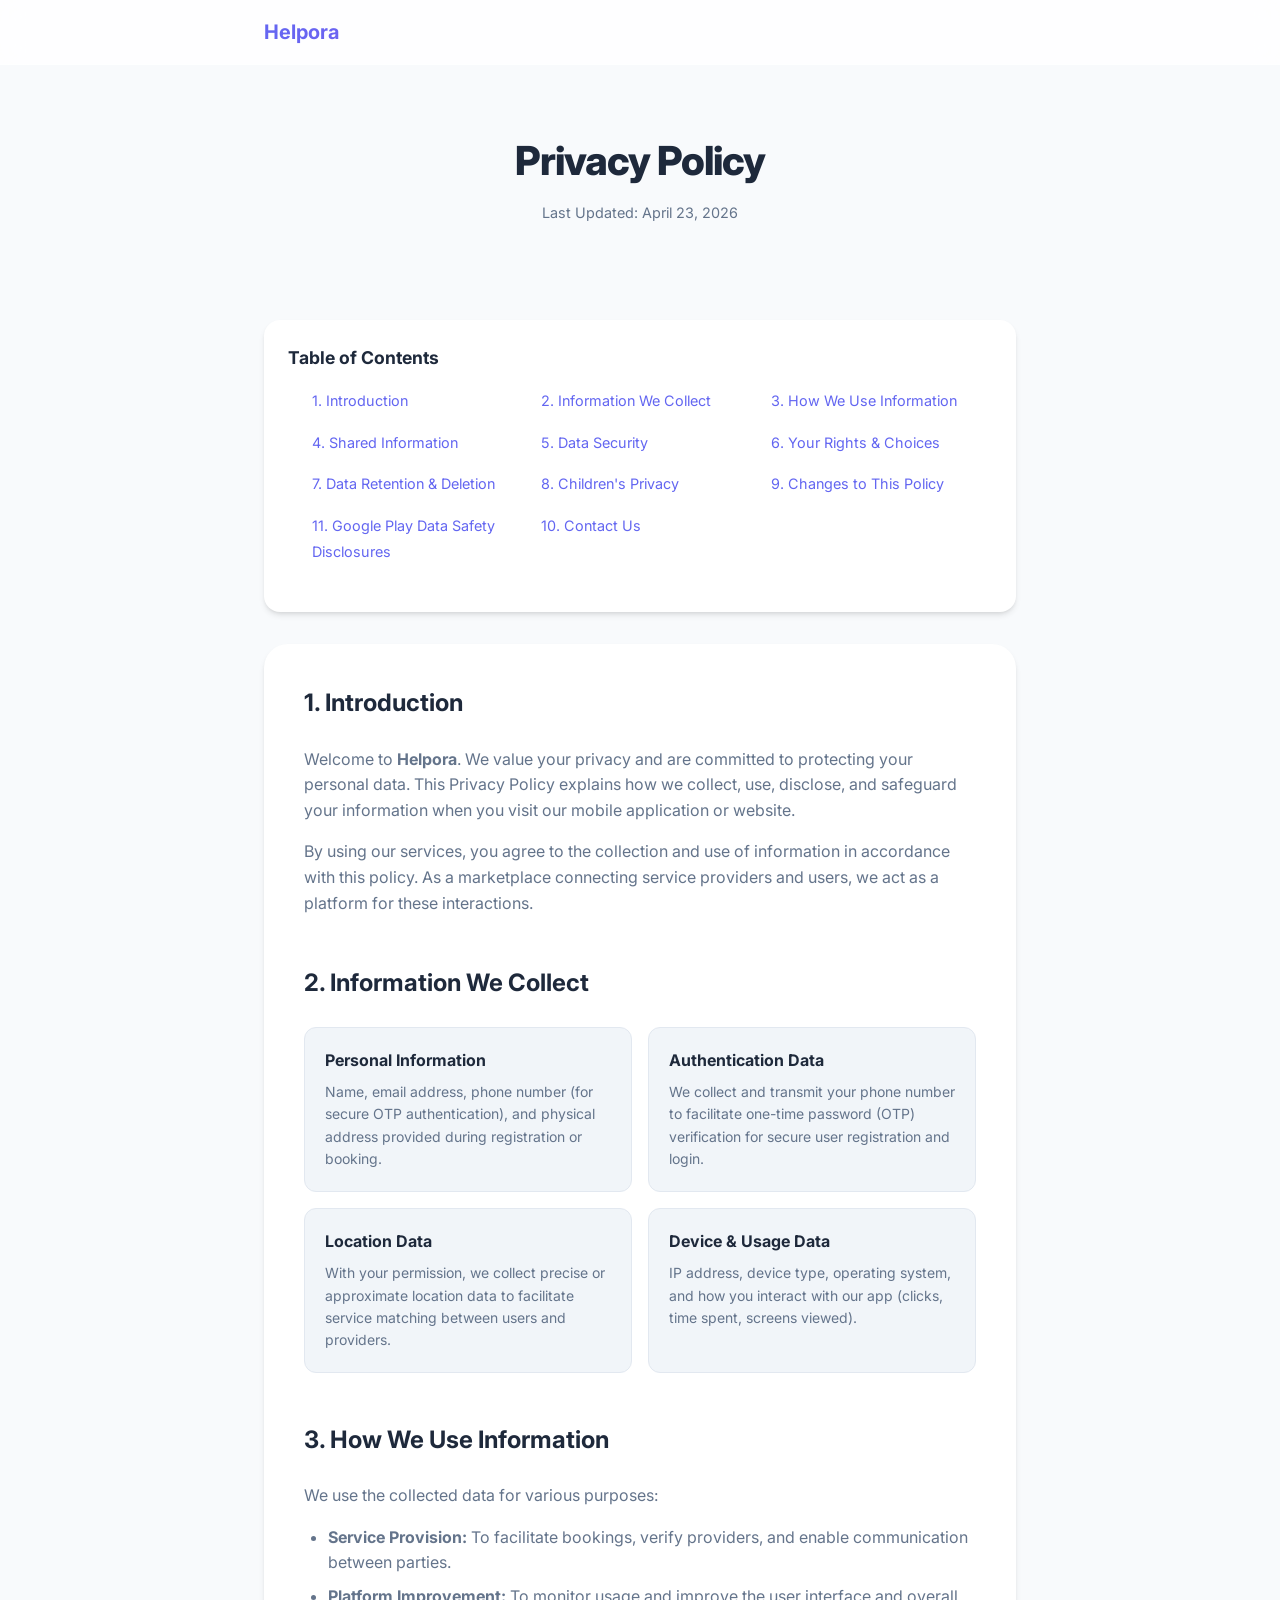
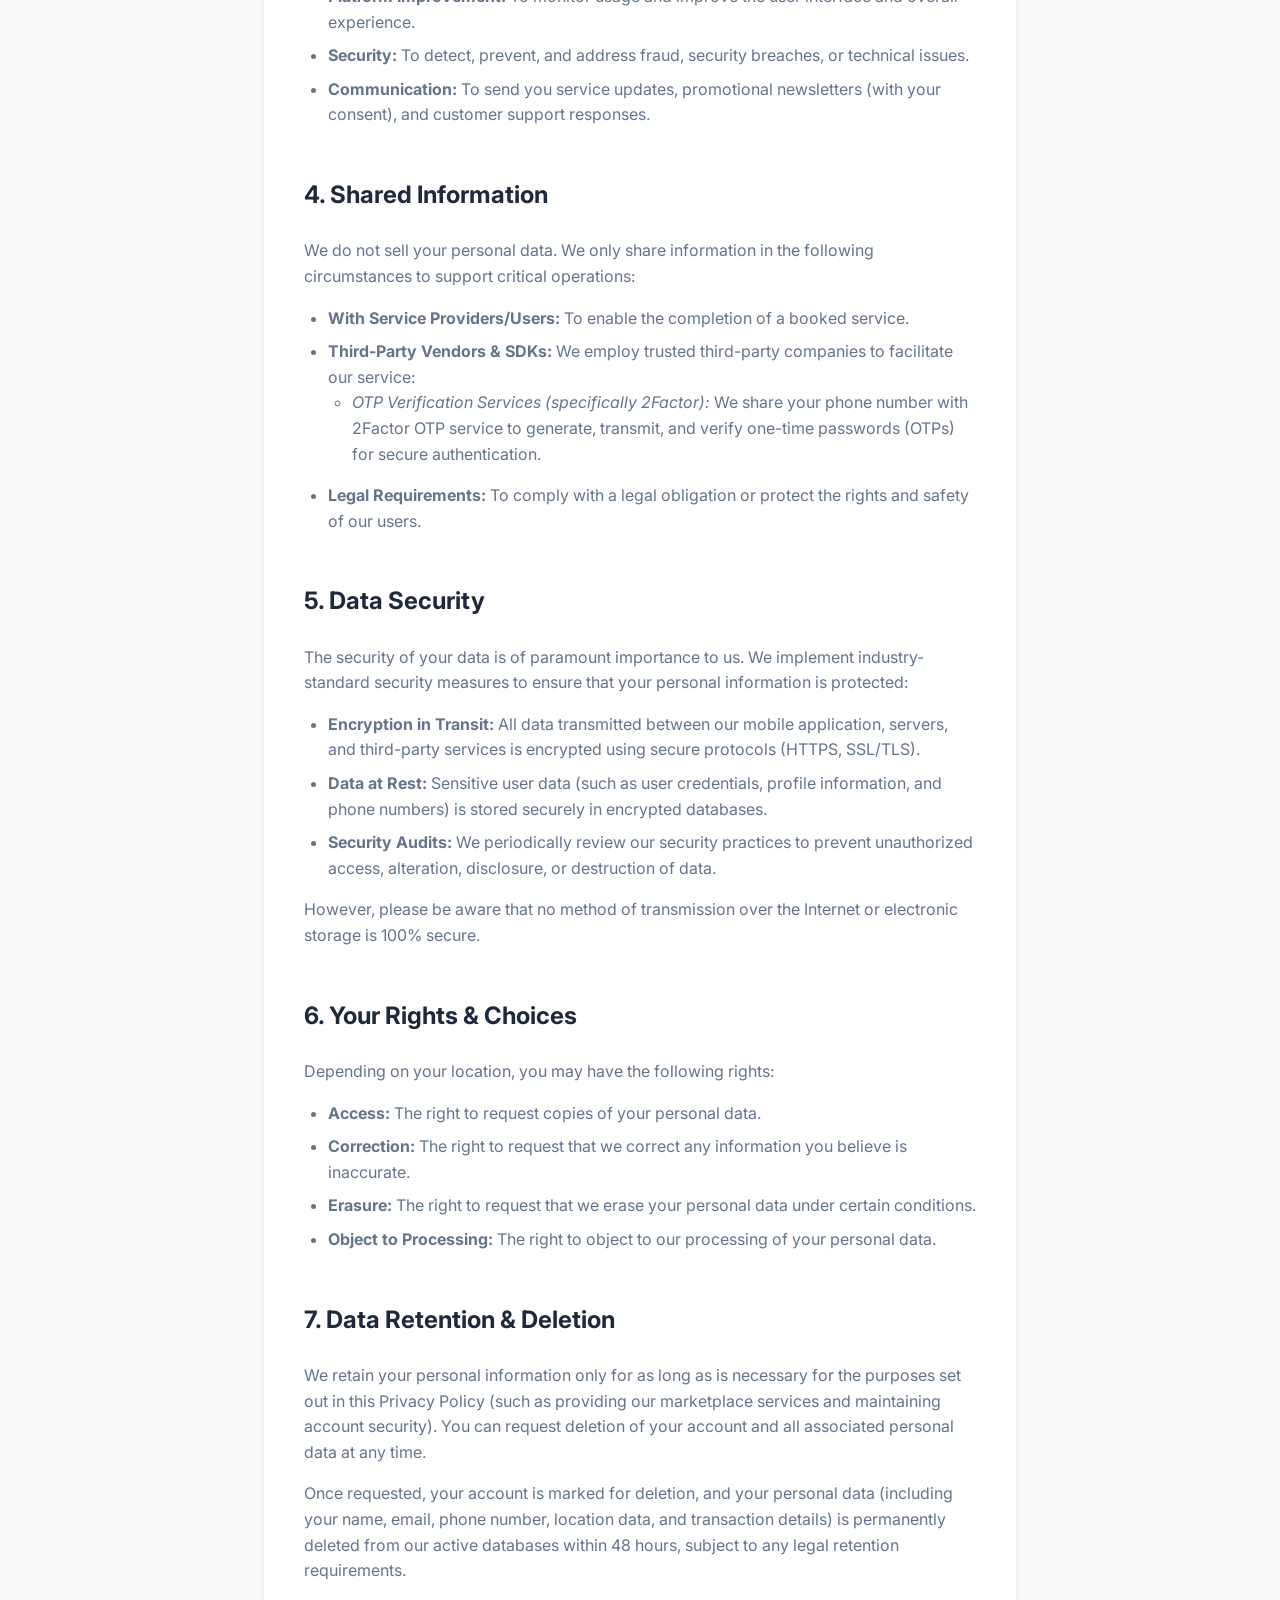
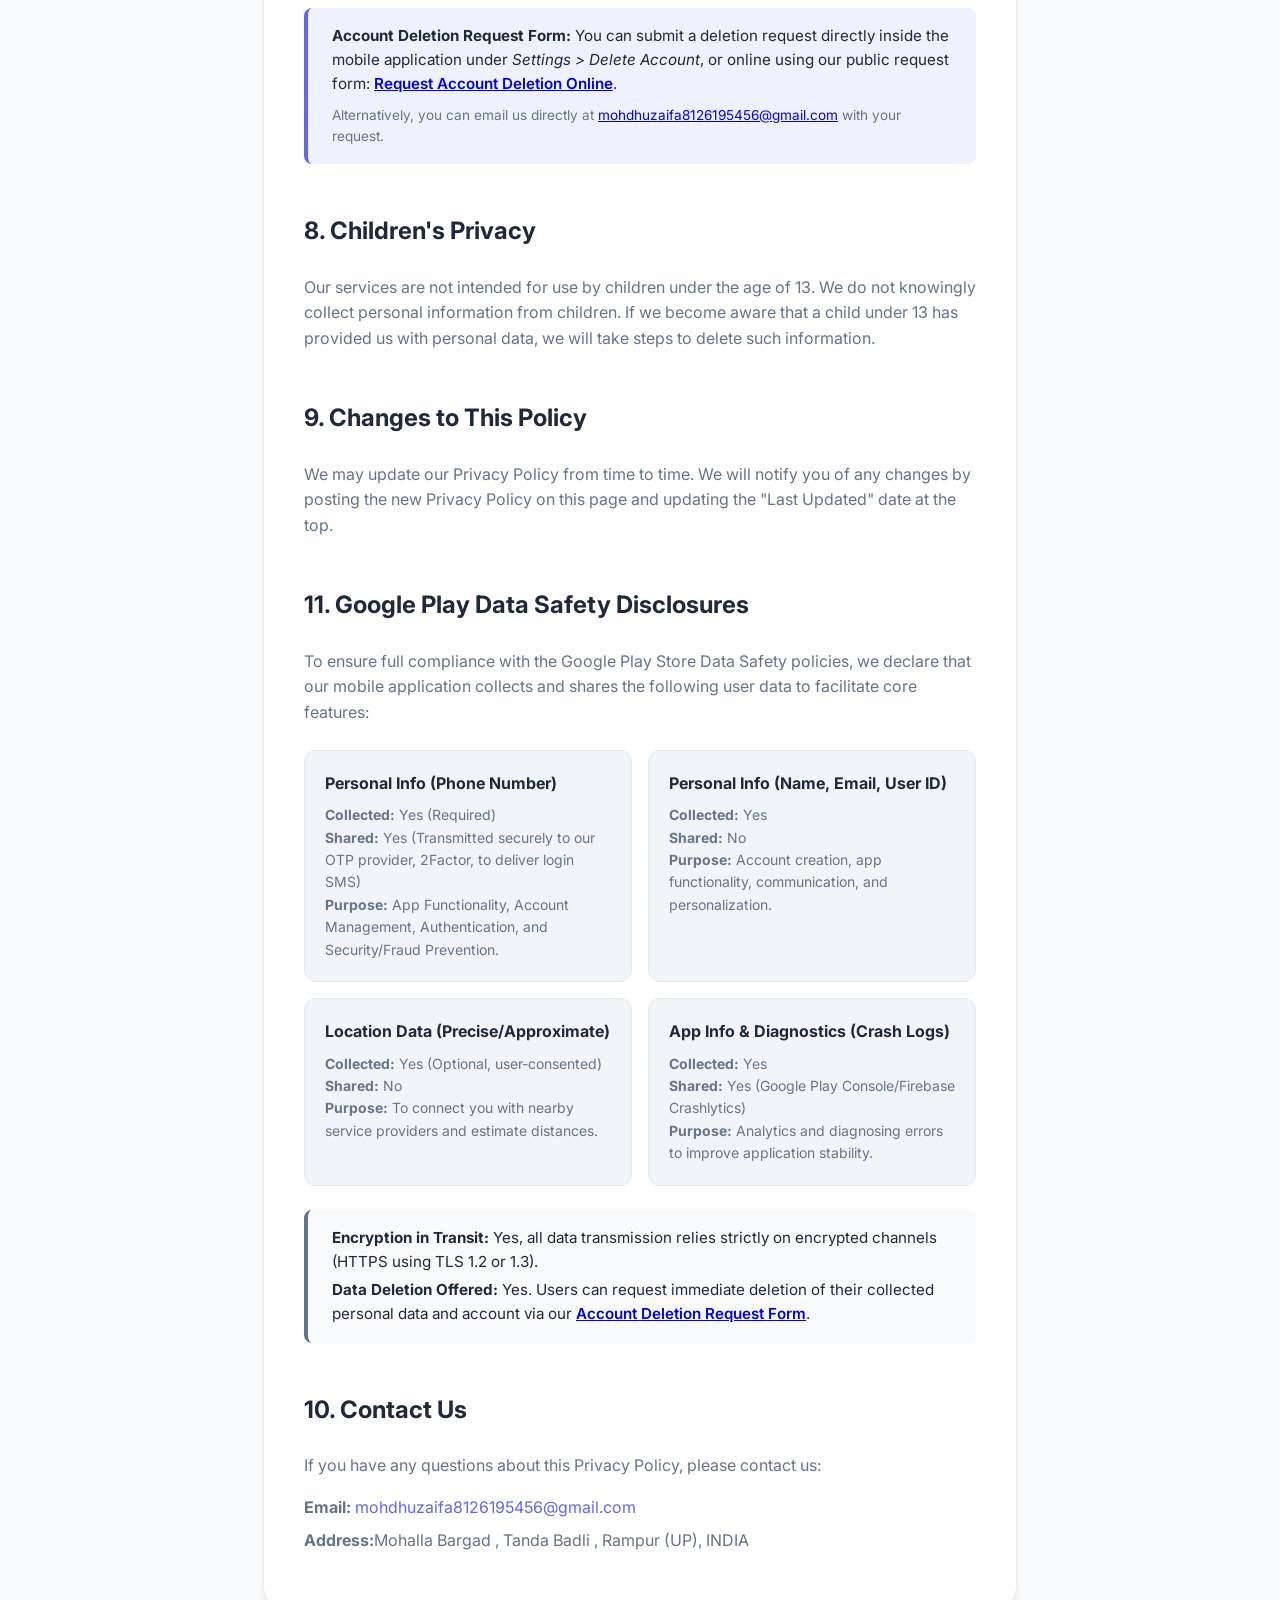
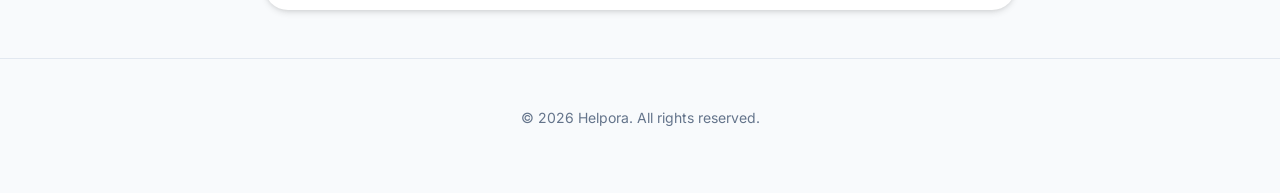
<file: index.html>
<!DOCTYPE html>
<html lang="en">

<head>
    <meta charset="UTF-8">
    <meta name="viewport" content="width=device-width, initial-scale=1.0">
    <title>Privacy Policy | Helpora</title>
    <link rel="preconnect" href="https://fonts.googleapis.com">
    <link rel="preconnect" href="https://fonts.gstatic.com" crossorigin>
    <link href="https://fonts.googleapis.com/css2?family=Inter:wght@400;500;600;700&display=swap" rel="stylesheet">
    <link rel="stylesheet" href="style.css">
    <meta name="description"
        content="Privacy Policy for Helpora. Understand how we collect, use, and protect your data.">
</head>

<body>
    <header class="glass-header">
        <div class="container">
            <h1 class="logo">Helpora</h1>
        </div>
    </header>

    <main class="container">
        <section class="hero">
            <h1>Privacy Policy</h1>
            <p class="last-updated">Last Updated: April 23, 2026</p>
        </section>

        <nav class="toc">
            <h3>Table of Contents</h3>
            <ul>
                <li><a href="#introduction">1. Introduction</a></li>
                <li><a href="#info-collection">2. Information We Collect</a></li>
                <li><a href="#use-of-info">3. How We Use Information</a></li>
                <li><a href="#sharing-of-info">4. Shared Information</a></li>
                <li><a href="#data-security">5. Data Security</a></li>
                <li><a href="#user-rights">6. Your Rights & Choices</a></li>
                <li><a href="#data-retention">7. Data Retention & Deletion</a></li>
                <li><a href="#children">8. Children's Privacy</a></li>
                <li><a href="#changes">9. Changes to This Policy</a></li>
                <li><a href="#data-safety-disclosures">11. Google Play Data Safety Disclosures</a></li>
                <li><a href="#contact">10. Contact Us</a></li>
            </ul>
        </nav>

        <article class="content-box">
            <section id="introduction">
                <h2>1. Introduction</h2>
                <p>Welcome to <strong>Helpora</strong>. We value your privacy and are committed to
                    protecting your personal data. This Privacy Policy explains how we collect, use, disclose, and
                    safeguard your information when you visit our mobile application or website.</p>
                <p>By using our services, you agree to the collection and use of information in accordance with this
                    policy. As a marketplace connecting service providers and users, we act as a platform for these
                    interactions.</p>
            </section>

            <section id="info-collection">
                <h2>2. Information We Collect</h2>
                <div class="info-grid">
                    <div class="info-card">
                        <h3>Personal Information</h3>
                        <p>Name, email address, phone number (for secure OTP authentication), and physical address
                            provided during registration or
                            booking.</p>
                    </div>
                    <div class="info-card">
                        <h3>Authentication Data</h3>
                        <p>We collect and transmit your phone number to facilitate one-time password (OTP) verification
                            for secure user registration and login.</p>
                    </div>
                    <div class="info-card">
                        <h3>Location Data</h3>
                        <p>With your permission, we collect precise or approximate location data to facilitate service
                            matching between users and providers.</p>
                    </div>
                    <div class="info-card">
                        <h3>Device & Usage Data</h3>
                        <p>IP address, device type, operating system, and how you interact with our app (clicks, time
                            spent, screens viewed).</p>
                    </div>
                </div>
            </section>

            <section id="use-of-info">
                <h2>3. How We Use Information</h2>
                <p>We use the collected data for various purposes:</p>
                <ul>
                    <li><strong>Service Provision:</strong> To facilitate bookings, verify providers, and enable
                        communication between parties.</li>
                    <li><strong>Platform Improvement:</strong> To monitor usage and improve the user interface and
                        overall experience.</li>
                    <li><strong>Security:</strong> To detect, prevent, and address fraud, security breaches, or
                        technical issues.</li>
                    <li><strong>Communication:</strong> To send you service updates, promotional newsletters (with your
                        consent), and customer support responses.</li>
                </ul>
            </section>

            <section id="sharing-of-info">
                <h2>4. Shared Information</h2>
                <p>We do not sell your personal data. We only share information in the following circumstances to
                    support critical operations:</p>
                <ul>
                    <li><strong>With Service Providers/Users:</strong> To enable the completion of a booked service.
                    </li>
                    <li><strong>Third-Party Vendors & SDKs:</strong> We employ trusted third-party companies to
                        facilitate our service:
                        <ul>
                            <li><em>OTP Verification Services (specifically 2Factor):</em> We share your phone number
                                with 2Factor OTP service to generate, transmit, and verify one-time passwords (OTPs) for
                                secure authentication.</li>
                        </ul>
                    </li>
                    <li><strong>Legal Requirements:</strong> To comply with a legal obligation or protect the rights and
                        safety of our users.</li>
                </ul>
            </section>

            <section id="data-security">
                <h2>5. Data Security</h2>
                <p>The security of your data is of paramount importance to us. We implement industry-standard security
                    measures to ensure that your personal information is protected:</p>
                <ul>
                    <li><strong>Encryption in Transit:</strong> All data transmitted between our mobile application,
                        servers, and third-party services is encrypted using secure protocols (HTTPS, SSL/TLS).</li>
                    <li><strong>Data at Rest:</strong> Sensitive user data (such as user credentials, profile
                        information, and phone numbers) is stored securely in encrypted databases.</li>
                    <li><strong>Security Audits:</strong> We periodically review our security practices to prevent
                        unauthorized access, alteration, disclosure, or destruction of data.</li>
                </ul>
                <p>However, please be aware that no method of transmission over the Internet or electronic storage is
                    100% secure.</p>
            </section>

            <section id="user-rights">
                <h2>6. Your Rights & Choices</h2>
                <p>Depending on your location, you may have the following rights:</p>
                <ul>
                    <li><strong>Access:</strong> The right to request copies of your personal data.</li>
                    <li><strong>Correction:</strong> The right to request that we correct any information you believe is
                        inaccurate.</li>
                    <li><strong>Erasure:</strong> The right to request that we erase your personal data under certain
                        conditions.</li>
                    <li><strong>Object to Processing:</strong> The right to object to our processing of your personal
                        data.</li>
                </ul>
            </section>

            <section id="data-retention">
                <h2>7. Data Retention & Deletion</h2>
                <p>We retain your personal information only for as long as is necessary for the purposes set out in this
                    Privacy Policy (such as providing our marketplace services and maintaining account security). You
                    can request deletion of your account and all associated personal data at any time.</p>
                <p>Once requested, your account is marked for deletion, and your personal data (including your name,
                    email, phone number, location data, and transaction details) is permanently deleted from our active
                    databases within 48 hours, subject to any legal retention requirements.</p>
                <div class="callout">
                    <p><strong>Account Deletion Request Form:</strong> You can submit a deletion request directly inside
                        the mobile application under <em>Settings &gt; Delete Account</em>, or online using our public
                        request form: <a href="delete-account.html"
                            style="font-weight: 600; text-decoration: underline;">Request Account Deletion Online</a>.
                    </p>
                    <p style="margin-top: 0.5rem; font-size: 0.85rem; color: var(--text-muted);">Alternatively, you can
                        email us directly at <a
                            href="mailto:mohdhuzaifa8126195456@gmail.com">mohdhuzaifa8126195456@gmail.com</a> with your
                        request.</p>
                </div>
            </section>

            <section id="children">
                <h2>8. Children's Privacy</h2>
                <p>Our services are not intended for use by children under the age of 13. We do not knowingly collect
                    personal information from children. If we become aware that a child under 13 has provided us with
                    personal data, we will take steps to delete such information.</p>
            </section>

            <section id="changes">
                <h2>9. Changes to This Policy</h2>
                <p>We may update our Privacy Policy from time to time. We will notify you of any changes by posting the
                    new Privacy Policy on this page and updating the "Last Updated" date at the top.</p>
            </section>

            <section id="data-safety-disclosures">
                <h2>11. Google Play Data Safety Disclosures</h2>
                <p>To ensure full compliance with the Google Play Store Data Safety policies, we declare that our mobile
                    application collects and shares the following user data to facilitate core features:</p>
                <div class="info-grid">
                    <div class="info-card">
                        <h3>Personal Info (Phone Number)</h3>
                        <p><strong>Collected:</strong> Yes (Required)<br><strong>Shared:</strong> Yes (Transmitted
                            securely to our OTP provider, 2Factor, to deliver login SMS)<br><strong>Purpose:</strong>
                            App Functionality, Account Management, Authentication, and Security/Fraud Prevention.</p>
                    </div>
                    <div class="info-card">
                        <h3>Personal Info (Name, Email, User ID)</h3>
                        <p><strong>Collected:</strong> Yes<br><strong>Shared:</strong> No<br><strong>Purpose:</strong>
                            Account creation, app functionality, communication, and personalization.</p>
                    </div>
                    <div class="info-card">
                        <h3>Location Data (Precise/Approximate)</h3>
                        <p><strong>Collected:</strong> Yes (Optional, user-consented)<br><strong>Shared:</strong>
                            No<br><strong>Purpose:</strong> To connect you with nearby service providers and estimate
                            distances.</p>
                    </div>
                    <div class="info-card">
                        <h3>App Info & Diagnostics (Crash Logs)</h3>
                        <p><strong>Collected:</strong> Yes<br><strong>Shared:</strong> Yes (Google Play Console/Firebase
                            Crashlytics)<br><strong>Purpose:</strong> Analytics and diagnosing errors to improve
                            application stability.</p>
                    </div>
                </div>
                <div class="callout" style="background: #f8fafc; border-left-color: #64748b;">
                    <p><strong>Encryption in Transit:</strong> Yes, all data transmission relies strictly on encrypted
                        channels (HTTPS using TLS 1.2 or 1.3).</p>
                    <p style="margin-top: 0.25rem;"><strong>Data Deletion Offered:</strong> Yes. Users can request
                        immediate deletion of their collected personal data and account via our <a
                            href="delete-account.html" style="font-weight: 600; text-decoration: underline;">Account
                            Deletion Request Form</a>.</p>
                </div>
            </section>

            <section id="contact">
                <h2>10. Contact Us</h2>
                <p>If you have any questions about this Privacy Policy, please contact us:</p>
                <ul class="contact-list">
                    <li><strong>Email:</strong> <a
                            href="mailto:mohdhuzaifa8126195456@gmail.com">mohdhuzaifa8126195456@gmail.com</a></li>
                    <li><strong>Address:</strong>Mohalla Bargad , Tanda Badli , Rampur (UP), INDIA</li>
                </ul>
            </section>
        </article>
    </main>

    <footer>
        <div class="container">
            <p>&copy; 2026 Helpora. All rights reserved.</p>
        </div>
    </footer>
</body>

</html>
</file>
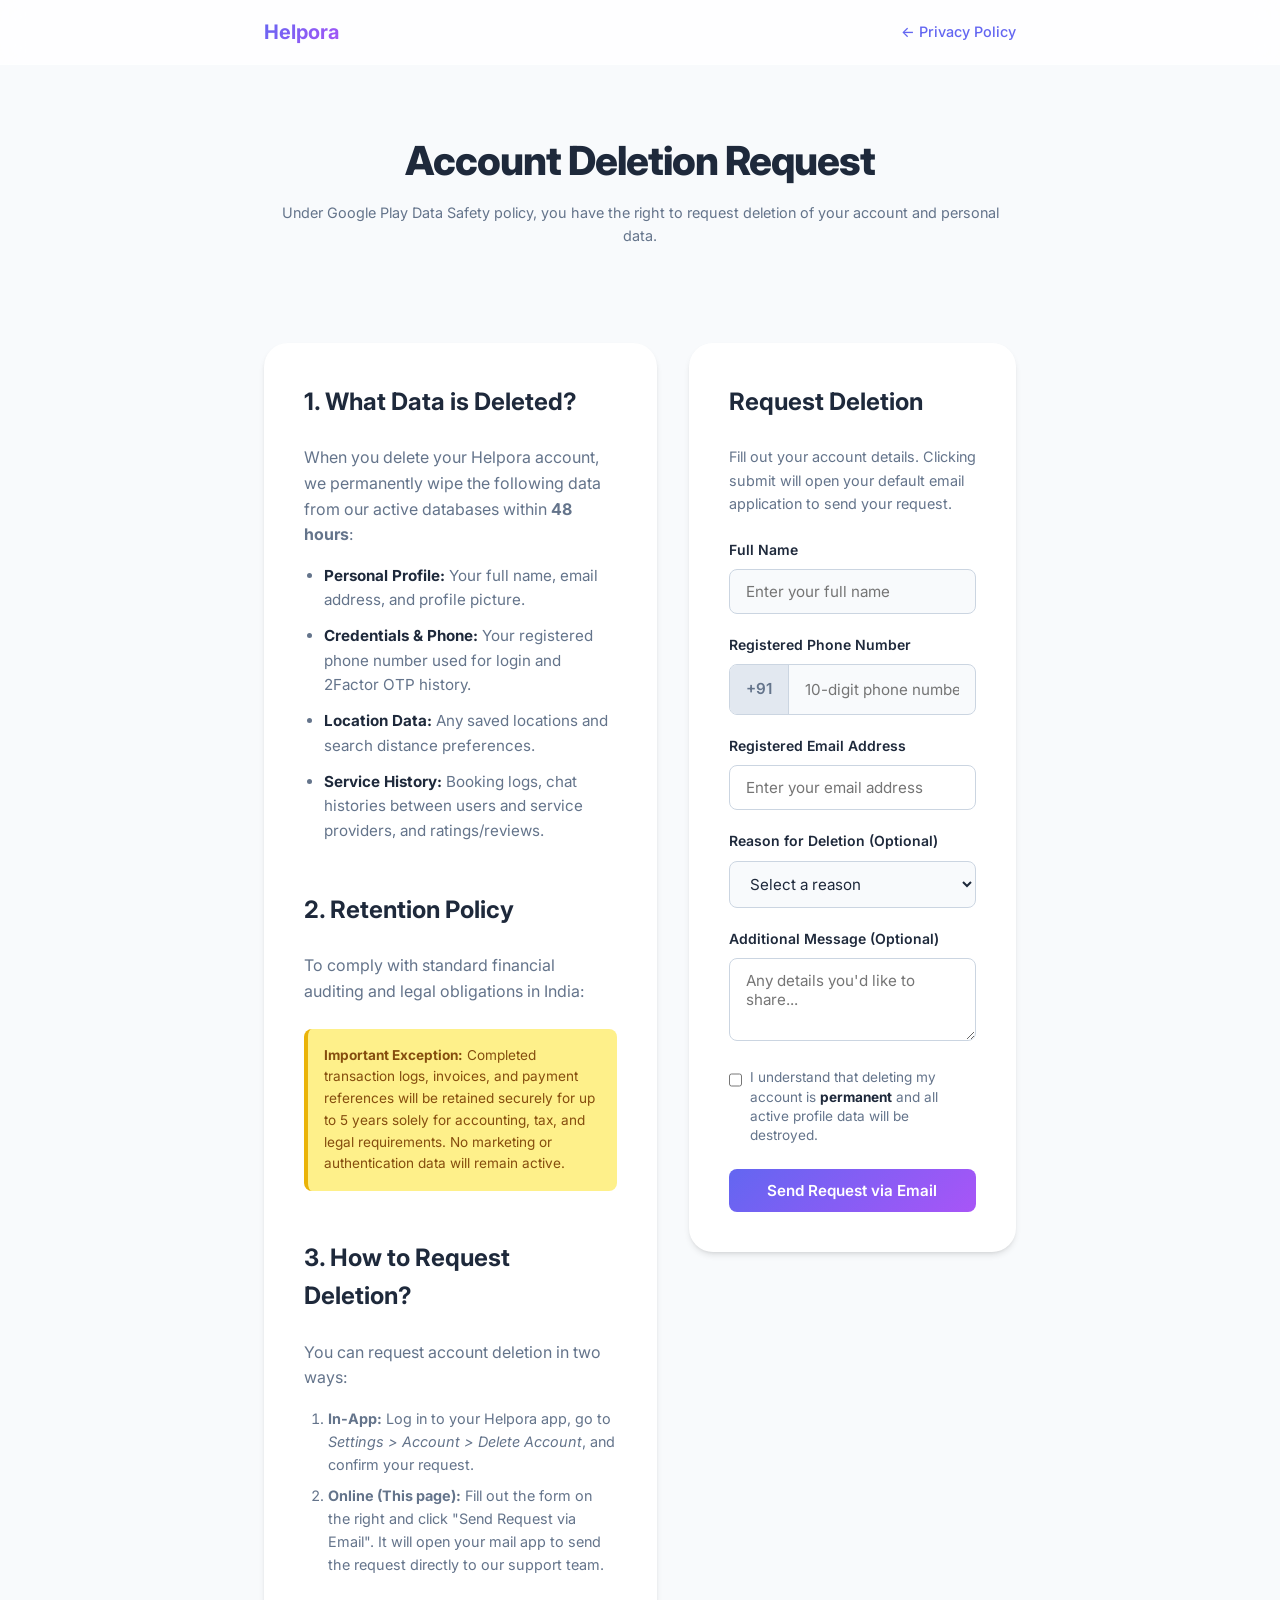
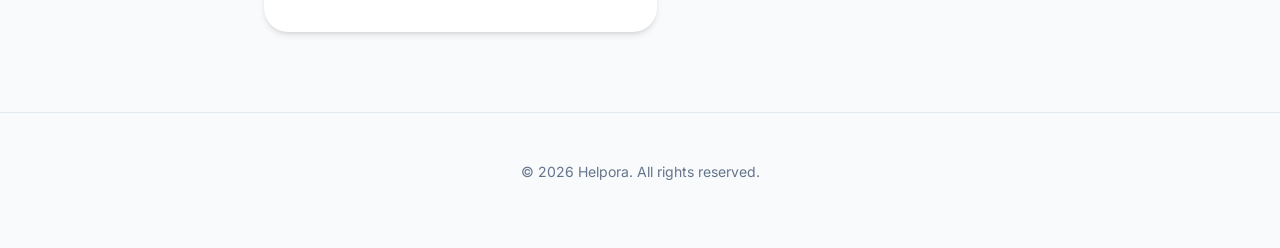
<file: delete-account.html>
<!DOCTYPE html>
<html lang="en">

<head>
    <meta charset="UTF-8">
    <meta name="viewport" content="width=device-width, initial-scale=1.0">
    <title>Delete Account & Data | Helpora</title>
    <link rel="preconnect" href="https://fonts.googleapis.com">
    <link rel="preconnect" href="https://fonts.gstatic.com" crossorigin>
    <link href="https://fonts.googleapis.com/css2?family=Inter:wght@400;500;600;700&display=swap" rel="stylesheet">
    <link rel="stylesheet" href="style.css">
    <meta name="description" content="Request deletion of your Helpora account and associated data.">
</head>

<body>
    <header class="glass-header">
        <div class="container" style="display: flex; justify-content: space-between; align-items: center;">
            <h1 class="logo"><a href="index.html" style="text-decoration: none; color: inherit;">Helpora</a></h1>
            <a href="index.html" class="back-link">&larr; Privacy Policy</a>
        </div>
    </header>

    <main class="container">
        <section class="hero">
            <h1>Account Deletion Request</h1>
            <p class="last-updated">Under Google Play Data Safety policy, you have the right to request deletion of your account and personal data.</p>
        </section>

        <div class="layout-grid">
            <!-- Left Info Panel -->
            <article class="content-box delete-info-panel" style="margin-bottom: 2rem;">
                <section>
                    <h2>1. What Data is Deleted?</h2>
                    <p>When you delete your Helpora account, we permanently wipe the following data from our active databases within <strong>48 hours</strong>:</p>
                    
                    <ul class="data-delete-list">
                        <li><strong>Personal Profile:</strong> Your full name, email address, and profile picture.</li>
                        <li><strong>Credentials & Phone:</strong> Your registered phone number used for login and 2Factor OTP history.</li>
                        <li><strong>Location Data:</strong> Any saved locations and search distance preferences.</li>
                        <li><strong>Service History:</strong> Booking logs, chat histories between users and service providers, and ratings/reviews.</li>
                    </ul>
                </section>

                <section>
                    <h2>2. Retention Policy</h2>
                    <p>To comply with standard financial auditing and legal obligations in India:</p>
                    <div class="callout" style="background: #fef08a; border-left-color: #eab308; color: #854d0e; padding: 1rem;">
                        <p style="color: #854d0e; font-size: 0.85rem; margin-bottom: 0;"><strong>Important Exception:</strong> Completed transaction logs, invoices, and payment references will be retained securely for up to 5 years solely for accounting, tax, and legal requirements. No marketing or authentication data will remain active.</p>
                    </div>
                </section>

                <section>
                    <h2>3. How to Request Deletion?</h2>
                    <p>You can request account deletion in two ways:</p>
                    <ol style="margin-left: 1.5rem; color: var(--text-muted); margin-bottom: 1rem; font-size: 0.9rem;">
                        <li style="margin-bottom: 0.5rem;"><strong>In-App:</strong> Log in to your Helpora app, go to <em>Settings &gt; Account &gt; Delete Account</em>, and confirm your request.</li>
                        <li style="margin-bottom: 0.5rem;"><strong>Online (This page):</strong> Fill out the form on the right and click "Send Request via Email". It will open your mail app to send the request directly to our support team.</li>
                    </ol>
                </section>
            </article>

            <!-- Right Interactive Form Panel -->
            <div class="content-box form-container">
                <h2>Request Deletion</h2>
                <p style="font-size: 0.9rem; margin-bottom: 1.5rem; color: var(--text-muted);">Fill out your account details. Clicking submit will open your default email application to send your request.</p>

                <!-- Form States -->
                <form id="deleteForm" onsubmit="handleFormSubmit(event)">
                    
                    <!-- STEP 1: FORM INPUTS -->
                    <div id="step-form" class="form-step active">
                        <div class="input-group">
                            <label for="userName">Full Name</label>
                            <input type="text" id="userName" placeholder="Enter your full name" required>
                        </div>

                        <div class="input-group">
                            <label for="userPhone">Registered Phone Number</label>
                            <div class="phone-input-wrapper">
                                <span class="phone-prefix">+91</span>
                                <input type="tel" id="userPhone" placeholder="10-digit phone number" pattern="[6-9][0-9]{9}" required>
                            </div>
                        </div>

                        <div class="input-group">
                            <label for="userEmail">Registered Email Address</label>
                            <input type="email" id="userEmail" placeholder="Enter your email address" required style="width: 100%; padding: 0.75rem 1rem; border: 1px solid #cbd5e1; border-radius: 0.5rem; font-family: inherit; font-size: 0.95rem;">
                        </div>

                        <div class="input-group">
                            <label for="deleteReason">Reason for Deletion (Optional)</label>
                            <select id="deleteReason">
                                <option value="" disabled selected>Select a reason</option>
                                <option value="no-longer-needed">I no longer need the services</option>
                                <option value="privacy-concerns">Privacy or data security concerns</option>
                                <option value="technical-issues">App is too slow or buggy</option>
                                <option value="other">Other reason</option>
                            </select>
                        </div>

                        <div class="input-group">
                            <label for="deleteMessage">Additional Message (Optional)</label>
                            <textarea id="deleteMessage" placeholder="Any details you'd like to share..." rows="3" style="width: 100%; padding: 0.75rem 1rem; border: 1px solid #cbd5e1; border-radius: 0.5rem; font-family: inherit; font-size: 0.95rem; resize: vertical;"></textarea>
                        </div>

                        <div class="checkbox-group">
                            <input type="checkbox" id="confirmCheckbox" required>
                            <label for="confirmCheckbox">I understand that deleting my account is <strong>permanent</strong> and all active profile data will be destroyed.</label>
                        </div>

                        <button type="submit" class="btn btn-primary btn-block">
                            Send Request via Email
                        </button>
                    </div>

                    <!-- STEP 2: REDIRECT / SUCCESS STATE -->
                    <div id="step-success" class="form-step text-center">
                        <div class="success-checkmark">
                            <div class="check-icon">
                                <span class="icon-line line-tip"></span>
                                <span class="icon-line line-long"></span>
                                <div class="icon-circle"></div>
                                <div class="icon-fix"></div>
                            </div>
                        </div>
                        <h3 style="font-size: 1.4rem; margin-top: 1rem; color: #10b981;">Opening Email Client...</h3>
                        <p style="margin-top: 0.5rem; font-size: 0.95rem; color: var(--text-muted);">We have drafted an email with your request details. Please hit "Send" in your mail client to dispatch it.</p>
                        
                        <div class="callout" style="background: #ecfdf5; border-left-color: #10b981; text-align: left; margin-top: 1.5rem; padding: 1rem;">
                            <p style="font-size: 0.9rem;"><strong>What to do next:</strong></p>
                            <ol style="margin-left: 1.25rem; font-size: 0.85rem; margin-top: 0.5rem; color: var(--text-main);">
                                <li style="margin-bottom: 0.25rem;">A new draft has been opened in your default email application.</li>
                                <li style="margin-bottom: 0.25rem;">Review the pre-filled fields and click <strong>Send</strong>.</li>
                                <li>Our team will process your deletion and confirm within 48 hours.</li>
                            </ol>
                        </div>

                        <p style="font-size: 0.8rem; margin-top: 1.5rem; color: var(--text-muted);">
                            Didn't see your email client open? 
                            <a id="fallbackMailto" href="#" style="color: var(--primary-color); font-weight: 600; text-decoration: underline;">Click here to try again</a>.
                        </p>

                        <button type="button" class="btn btn-primary btn-block" style="margin-top: 1.5rem;" onclick="resetForm()">
                            Fill Form Again
                        </button>
                    </div>
                </form>
            </div>
        </div>
    </main>

    <footer>
        <div class="container">
            <p>&copy; 2026 Helpora. All rights reserved.</p>
        </div>
    </footer>

    <!-- Form Interactivity Logic -->
    <script>
        let mailtoLink = "";

        function handleFormSubmit(event) {
            event.preventDefault();
            
            const name = document.getElementById("userName").value.trim();
            const phone = document.getElementById("userPhone").value.trim();
            const email = document.getElementById("userEmail").value.trim();
            const reasonSelect = document.getElementById("deleteReason");
            const reason = reasonSelect.options[reasonSelect.selectedIndex].text;
            const message = document.getElementById("deleteMessage").value.trim();

            const subject = encodeURIComponent("Helpora Account Deletion Request - " + name);
            const body = encodeURIComponent(
                "Dear Helpora Support Team,\n\n" +
                "I am writing to request the permanent deletion of my Helpora account and all associated personal data from your systems.\n\n" +
                "Account Details:\n" +
                "------------------------------\n" +
                "- Full Name: " + name + "\n" +
                "- Registered Phone Number: +91 " + phone + "\n" +
                "- Registered Email Address: " + email + "\n" +
                "- Reason for Deletion: " + (reasonSelect.selectedIndex > 0 ? reason : "Not specified") + "\n" +
                (message ? "- Additional Message: " + message + "\n" : "") +
                "------------------------------\n\n" +
                "I confirm that I understand this action is permanent and cannot be undone. Please proceed with deleting my account and send confirmation back to this email address.\n\n" +
                "Sincerely,\n" +
                name
            );

            mailtoLink = `mailto:mohdhuzaifa8126195456@gmail.com?subject=${subject}&body=${body}`;
            
            // Set the fallback button link
            document.getElementById("fallbackMailto").href = mailtoLink;

            // Transition to Success Step
            document.getElementById("step-form").classList.remove("active");
            document.getElementById("step-success").classList.add("active");

            // Open the mail application
            window.location.href = mailtoLink;
        }

        function resetForm() {
            // Clear inputs
            document.getElementById("userName").value = "";
            document.getElementById("userPhone").value = "";
            document.getElementById("userEmail").value = "";
            document.getElementById("deleteMessage").value = "";
            document.getElementById("confirmCheckbox").checked = false;
            document.getElementById("deleteReason").selectedIndex = 0;

            // Reset Steps
            document.getElementById("step-success").classList.remove("active");
            document.getElementById("step-form").classList.add("active");
        }
    </script>
</body>

</html>
</file>
<file: style.css>
:root {
    --primary-color: #6366f1;
    --primary-hover: #4f46e5;
    --bg-color: #f8fafc;
    --text-main: #1e293b;
    --text-muted: #64748b;
    --glass-bg: rgba(255, 255, 255, 0.8);
    --glass-border: rgba(255, 255, 255, 0.3);
    --card-shadow: 0 4px 6px -1px rgba(0, 0, 0, 0.1), 0 2px 4px -2px rgba(0, 0, 0, 0.1);
    --accent-gradient: linear-gradient(135deg, #6366f1 0%, #a855f7 100%);
}

* {
    margin: 0;
    padding: 0;
    box-sizing: border-box;
}

body {
    font-family: 'Inter', sans-serif;
    background-color: var(--bg-color);
    color: var(--text-main);
    line-height: 1.6;
    -webkit-font-smoothing: antialiased;
}

.container {
    max-width: 800px;
    margin: 0 auto;
    padding: 0 1.5rem;
}

/* Header Styles */
.glass-header {
    position: sticky;
    top: 0;
    z-index: 100;
    background: var(--glass-bg);
    backdrop-filter: blur(12px);
    -webkit-backdrop-filter: blur(12px);
    border-bottom: 1px solid var(--glass-border);
    padding: 1rem 0;
}

.logo {
    font-size: 1.25rem;
    font-weight: 700;
    background: var(--accent-gradient);
    -webkit-background-clip: text;
    -webkit-text-fill-color: transparent;
}

/* Hero Section */
.hero {
    padding: 4rem 0 2rem;
    text-align: center;
}

.hero h1 {
    font-size: 2.5rem;
    font-weight: 800;
    letter-spacing: -0.025em;
    margin-bottom: 0.5rem;
}

.last-updated {
    color: var(--text-muted);
    font-size: 0.9rem;
}

/* TOC Styles */
.toc {
    background: white;
    padding: 1.5rem;
    border-radius: 1rem;
    margin-bottom: 2rem;
    box-shadow: var(--card-shadow);
}

.toc h3 {
    font-size: 1.1rem;
    margin-bottom: 1rem;
    color: var(--text-main);
}

.toc ul {
    list-style: none;
    display: grid;
    grid-template-columns: repeat(auto-fill, minmax(200px, 1fr));
    gap: 0.5rem;
}

.toc a {
    text-decoration: none;
    color: var(--primary-color);
    font-size: 0.9rem;
    transition: color 0.2s;
}

.toc a:hover {
    color: var(--primary-hover);
    text-decoration: underline;
}

/* Main Content Box */
.content-box {
    background: white;
    padding: 2.5rem;
    border-radius: 1.5rem;
    box-shadow: var(--card-shadow);
    margin-bottom: 3rem;
}

section {
    margin-bottom: 3rem;
}

section:last-child {
    margin-bottom: 0;
}

h2 {
    font-size: 1.5rem;
    font-weight: 700;
    margin-bottom: 1.5rem;
    color: var(--text-main);
    display: flex;
    align-items: center;
}

p {
    margin-bottom: 1rem;
    color: var(--text-muted);
}

ul {
    margin-bottom: 1rem;
    margin-left: 1.5rem;
    color: var(--text-muted);
}

li {
    margin-bottom: 0.5rem;
}

/* Info Grid */
.info-grid {
    display: grid;
    grid-template-columns: 1fr 1fr;
    gap: 1rem;
    margin-top: 1.5rem;
}

.info-card {
    background: #f1f5f9;
    padding: 1.25rem;
    border-radius: 0.75rem;
    border: 1px solid #e2e8f0;
}

.info-card h3 {
    font-size: 1rem;
    margin-bottom: 0.5rem;
    color: var(--text-main);
}

.info-card p {
    font-size: 0.875rem;
    margin-bottom: 0;
}

/* Callout */
.callout {
    background: #eef2ff;
    border-left: 4px solid var(--primary-color);
    padding: 1rem 1.5rem;
    border-radius: 0.5rem;
    margin-top: 1.5rem;
}

.callout p {
    margin-bottom: 0;
    color: var(--text-main);
    font-size: 0.95rem;
}

.contact-list {
    list-style: none;
    margin-left: 0;
}

.contact-list a {
    color: var(--primary-color);
    text-decoration: none;
}

/* Footer */
footer {
    text-align: center;
    padding: 3rem 0;
    border-top: 1px solid #e2e8f0;
}

footer p {
    font-size: 0.875rem;
}

/* Mobile First Adjustments */
@media (max-width: 640px) {
    .hero h1 {
        font-size: 2rem;
    }
    
    .content-box {
        padding: 1.5rem;
    }
    
    .info-grid {
        grid-template-columns: 1fr;
    }
    
    .hero {
        padding: 3rem 0 1.5rem;
    }

    .toc ul {
        grid-template-columns: 1fr;
    }
}

/* --- Account Deletion Page Custom Styles --- */

.back-link {
    text-decoration: none;
    color: var(--primary-color);
    font-weight: 500;
    font-size: 0.9rem;
    transition: color 0.2s;
}

.back-link:hover {
    color: var(--primary-hover);
}

.layout-grid {
    display: grid;
    grid-template-columns: 1.2fr 1fr;
    gap: 2rem;
    align-items: start;
    margin-bottom: 3rem;
}

@media (max-width: 768px) {
    .layout-grid {
        grid-template-columns: 1fr;
    }
}

.data-delete-list {
    margin-left: 1.25rem;
    margin-top: 1rem;
}

.data-delete-list li {
    margin-bottom: 0.75rem;
    font-size: 0.95rem;
}

.data-delete-list strong {
    color: var(--text-main);
}

.form-container {
    position: sticky;
    top: 6rem;
}

.form-step {
    display: none;
}

.form-step.active {
    display: block;
    animation: fadeIn 0.4s ease-out forwards;
}

@keyframes fadeIn {
    from {
        opacity: 0;
        transform: translateY(10px);
    }
    to {
        opacity: 1;
        transform: translateY(0);
    }
}

.input-group {
    margin-bottom: 1.25rem;
}

.input-group label {
    display: block;
    font-weight: 600;
    font-size: 0.875rem;
    margin-bottom: 0.5rem;
    color: var(--text-main);
}

.input-group input[type="text"],
.input-group input[type="tel"],
.input-group select {
    width: 100%;
    padding: 0.75rem 1rem;
    border: 1px solid #cbd5e1;
    border-radius: 0.5rem;
    font-family: inherit;
    font-size: 0.95rem;
    color: var(--text-main);
    background: #f8fafc;
    transition: all 0.2s;
}

.input-group input:focus,
.input-group select:focus {
    outline: none;
    border-color: var(--primary-color);
    background: white;
    box-shadow: 0 0 0 3px rgba(99, 102, 241, 0.15);
}

.phone-input-wrapper {
    display: flex;
    align-items: center;
    border: 1px solid #cbd5e1;
    border-radius: 0.5rem;
    background: #f8fafc;
    overflow: hidden;
    transition: all 0.2s;
}

.phone-input-wrapper:focus-within {
    border-color: var(--primary-color);
    background: white;
    box-shadow: 0 0 0 3px rgba(99, 102, 241, 0.15);
}

.phone-prefix {
    padding: 0.75rem 1rem;
    background: #e2e8f0;
    color: var(--text-muted);
    font-weight: 600;
    font-size: 0.95rem;
    border-right: 1px solid #cbd5e1;
}

.phone-input-wrapper input {
    border: none !important;
    background: transparent !important;
    box-shadow: none !important;
    padding: 0.75rem 1rem;
    flex-grow: 1;
}

.input-helper {
    display: block;
    font-size: 0.75rem;
    color: var(--text-muted);
    margin-top: 0.35rem;
}

.checkbox-group {
    display: flex;
    align-items: flex-start;
    gap: 0.5rem;
    margin-bottom: 1.5rem;
}

.checkbox-group input[type="checkbox"] {
    margin-top: 0.25rem;
    width: 1rem;
    height: 1rem;
    accent-color: var(--primary-color);
}

.checkbox-group label {
    font-size: 0.85rem;
    color: var(--text-muted);
    line-height: 1.4;
}

.checkbox-group strong {
    color: var(--text-main);
}

.btn {
    display: inline-flex;
    justify-content: center;
    align-items: center;
    padding: 0.75rem 1.5rem;
    border-radius: 0.5rem;
    font-weight: 600;
    font-size: 0.95rem;
    cursor: pointer;
    transition: all 0.2s;
    border: none;
    font-family: inherit;
}

.btn-block {
    display: flex;
    width: 100%;
}

.btn-primary {
    background: var(--accent-gradient);
    color: white;
}

.btn-primary:hover {
    transform: translateY(-1px);
    box-shadow: 0 4px 12px rgba(99, 102, 241, 0.3);
}

.btn-success {
    background: linear-gradient(135deg, #10b981 0%, #059669 100%);
    color: white;
}

.btn-success:hover {
    transform: translateY(-1px);
    box-shadow: 0 4px 12px rgba(16, 185, 129, 0.3);
}

.btn-text {
    background: transparent;
    color: var(--text-muted);
}

.btn-text:hover {
    color: var(--text-main);
}

.otp-banner {
    display: flex;
    align-items: center;
    gap: 0.75rem;
    background: #eff6ff;
    border: 1px solid #bfdbfe;
    padding: 0.75rem 1rem;
    border-radius: 0.5rem;
    margin-bottom: 1.5rem;
}

.otp-banner p {
    font-size: 0.85rem;
    color: #1e40af;
    margin-bottom: 0;
}

.otp-icon {
    font-size: 1.25rem;
}

.mock-otp-helper {
    margin-top: 0.75rem;
    padding: 0.5rem;
    background: #fffbeb;
    border: 1px dashed #fcd34d;
    border-radius: 0.375rem;
    text-align: center;
    font-size: 0.8rem;
    color: #b45309;
}

.text-center {
    text-align: center;
}

/* Success Checkmark Animation */
.success-checkmark {
    width: 80px;
    height: 80px;
    margin: 0 auto;
}

.success-checkmark .check-icon {
    width: 80px;
    height: 80px;
    position: relative;
    border-radius: 50%;
    box-sizing: content-box;
    border: 4px solid #4ebd93;
}

.success-checkmark .check-icon::before {
    top: 3px;
    left: -2px;
    width: 30px;
    transform-origin: 100% 50%;
    border-radius: 100px 0 0 100px;
}

.success-checkmark .check-icon::after {
    top: 0;
    left: 30px;
    width: 60px;
    transform-origin: 0 50%;
    border-radius: 0 100px 100px 0;
    animation: rotateCircle 4.25s ease-in;
}

.success-checkmark .check-icon .icon-circle {
    top: -4px;
    left: -4px;
    position: absolute;
    box-sizing: content-box;
    width: 80px;
    height: 80px;
    border-radius: 50%;
    border: 4px solid rgba(78, 189, 147, 0.2);
    z-index: 1;
}

.success-checkmark .check-icon .icon-fix {
    top: 8px;
    left: 28px;
    width: 5px;
    height: 54px;
    position: absolute;
    z-index: 1;
    transform: rotate(-45deg);
}

.success-checkmark .check-icon .icon-line {
    height: 5px;
    background-color: #4ebd93;
    display: block;
    border-radius: 2px;
    position: absolute;
    z-index: 10;
}

.success-checkmark .check-icon .icon-line.line-tip {
    top: 46px;
    left: 14px;
    width: 25px;
    transform: rotate(45deg);
    animation: icon-line-tip 0.75s;
}

.success-checkmark .check-icon .icon-line.line-long {
    top: 38px;
    right: 8px;
    width: 47px;
    transform: rotate(-45deg);
    animation: icon-line-long 0.75s;
}

@keyframes icon-line-tip {
    0% {
        width: 0;
        left: 1px;
        top: 19px;
    }
    54% {
        width: 0;
        left: 1px;
        top: 19px;
    }
    70% {
        width: 50px;
        left: -8px;
        top: 37px;
    }
    84% {
        width: 17px;
        left: 21px;
        top: 48px;
    }
    100% {
        width: 25px;
        left: 14px;
        top: 46px;
    }
}

@keyframes icon-line-long {
    0% {
        width: 0;
        right: 46px;
        top: 54px;
    }
    65% {
        width: 0;
        right: 46px;
        top: 54px;
    }
    84% {
        width: 55px;
        right: 0px;
        top: 35px;
    }
    100% {
        width: 47px;
        right: 8px;
        top: 38px;
    }
}
</file>
